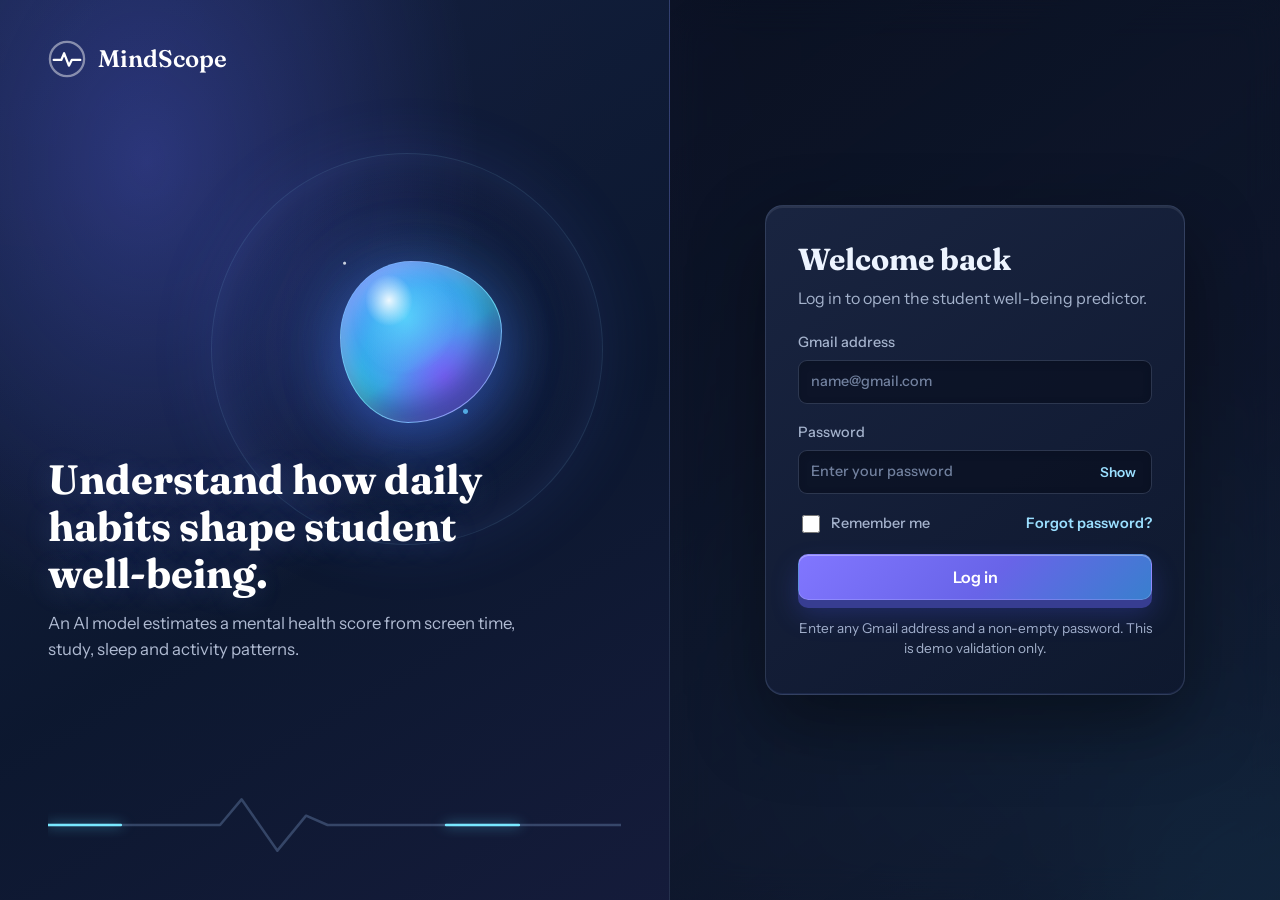
<file: index.html>
<!DOCTYPE html>
<html lang="en">

<head>
  <meta charset="UTF-8">
  <meta name="viewport" content="width=device-width, initial-scale=1">
  <title>Student Mental Health Score Predictor</title>
  <link rel="preconnect" href="https://fonts.googleapis.com">
  <link rel="preconnect" href="https://fonts.gstatic.com" crossorigin>
  <link
    href="https://fonts.googleapis.com/css2?family=Fraunces:opsz,wght@9..144,600&family=Instrument+Sans:wght@400;500;600&display=swap"
    rel="stylesheet">
  <link rel="stylesheet" href="style.css">
</head>

<body>
  <!-- ========== SCREEN 1: LOGIN ========== -->
  <section id="login-screen" class="login-screen">
    <div class="login-brand">
      <div class="logo">
        <svg class="logo-mark" viewBox="0 0 40 40" aria-hidden="true">
          <circle cx="20" cy="20" r="18" />
          <path d="M6 21h8l3-7 5 13 3-6h9" />
        </svg>
        <span>MindScope</span>
      </div>
      <div class="brand-copy">
        <h2>Understand how daily habits shape student well-being.</h2>
        <p>An AI model estimates a mental health score from screen time, study, sleep and activity patterns.</p>
      </div>
      <svg class="pulse" viewBox="0 0 400 60" preserveAspectRatio="none" aria-hidden="true">
        <path class="base" d="M0 30h120l15-22 25 44 20-30 15 8h205" />
        <path class="beat" pathLength="100" d="M0 30h120l15-22 25 44 20-30 15 8h205" />
      </svg>
    </div>

    <div class="login-panel">
      <form id="login-form" class="login-card" novalidate>
        <h1>Welcome back</h1>
        <p class="sub">Log in to open the student well-being predictor.</p>

        <label>Gmail address
          <input type="email" id="login-id" autocomplete="username" placeholder="name@gmail.com">
          <small class="err" id="login-id-err"></small>
        </label>

        <label>Password
          <span class="pw-wrap">
            <input type="password" id="login-pw" autocomplete="current-password" placeholder="Enter your password">
            <button type="button" id="pw-toggle" class="pw-toggle" aria-pressed="false"
              aria-label="Show password">Show</button>
          </span>
          <small class="err" id="login-pw-err"></small>
        </label>

        <div class="login-row">
          <label class="check"><input type="checkbox" id="remember"> Remember me</label>
          <a href="#" id="forgot-link">Forgot password?</a>
        </div>

        <p class="form-msg" id="login-msg" role="alert" hidden></p>
        <button type="submit" id="login-btn" class="btn primary wide">Log in</button>
        <p class="demo-hint">Enter any Gmail address and a non-empty password. This is demo validation only.</p>
      </form>
    </div>
  </section>

  <!-- ========== SCREEN 2: MAIN APPLICATION ========== -->
  <div id="app-screen" hidden>
    <header class="hero">
      <div class="topbar">
        <span class="brand-name">MindScope</span>
        <button type="button" id="logout-btn" class="btn ghost small">Log out</button>
      </div>
      <h1 tabindex="-1">How is screen time affecting student well-being?</h1>
      <p>Enter a student's social media, study, sleep and activity habits. A trained Random Forest model predicts a
        mental health score from 1 to 10.</p>
    </header>

    <main class="layout">
      <form id="predict-form" novalidate>
        <fieldset>
          <legend>Student profile</legend>
          <div class="grid">
            <label>Age
              <input type="number" name="Age" min="10" max="100" step="1" placeholder="21" required>
              <small class="err" data-for="Age"></small>
            </label>
            <label>Gender
              <select name="Gender" required>
                <option value="">Select…</option>
                <option>Male</option>
                <option>Female</option>
              </select>
              <small class="err" data-for="Gender"></small>
            </label>
            <label>Country
              <select name="Country" required>
                <option value="">Select…</option>
                <option>India</option>
                <option>USA</option>
                <option>Canada</option>
                <option>Australia</option>
                <option>UK</option>
                <option>Germany</option>
                <option>Mexico</option>
                <option>Turkey</option>
                <option>France</option>
                <option>KakaoTalk</option>
                <option>LINE</option>
                <option>WeChat</option>
              </select>
              <small class="err" data-for="Country"></small>
            </label>
            <label>Academic level
              <select name="Academic_Level" required>
                <option value="">Select…</option>
                <option>High School</option>
                <option>Undergraduate</option>
                <option>Graduate</option>
              </select>
              <small class="err" data-for="Academic_Level"></small>
            </label>
          </div>
        </fieldset>

        <fieldset>
          <legend>Social media use</legend>
          <div class="grid">
            <label>Most used platform
              <select name="Most_Used_Platform" required>
                <option value="">Select…</option>
                <option>Instagram</option>
                <option>Facebook</option>
                <option>WhatsApp</option>
                <option>LinkedIn</option>
                <option>Snapchat</option>
                <option>TikTok</option>
                <option>YouTube</option>
                <option>Twitter</option>
                <option>VKontakte</option>
                <option>Other</option>
              </select>
              <small class="err" data-for="Most_Used_Platform"></small>
            </label>
            <label>Main purpose
              <select name="Purpose_Of_Use" required>
                <option value="">Select…</option>
                <option>Entertainment</option>
                <option>Education</option>
                <option>Networking</option>
                <option>News</option>
              </select>
              <small class="err" data-for="Purpose_Of_Use"></small>
            </label>
            <label>Daily usage (hours)
              <input type="number" name="Avg_Daily_Usage_Hours" min="0" max="24" step="0.1" placeholder="4.6" required>
              <small class="err" data-for="Avg_Daily_Usage_Hours"></small>
            </label>
            <label>Phone unlocks per day
              <input type="number" name="Daily_Unlocks" min="0" max="1000" step="1" placeholder="166" required>
              <small class="err" data-for="Daily_Unlocks"></small>
            </label>
          </div>
        </fieldset>

        <fieldset>
          <legend>Daily routine</legend>
          <div class="grid">
            <label>Study (hours per day)
              <input type="number" name="Study_Hours" min="0" max="24" step="0.1" placeholder="4.0" required>
              <small class="err" data-for="Study_Hours"></small>
            </label>
            <label>Physical activity (hours per day)
              <input type="number" name="Physical_Activity_Hours" min="0" max="24" step="0.1" placeholder="1.8"
                required>
              <small class="err" data-for="Physical_Activity_Hours"></small>
            </label>
            <label>Sleep (hours per night)
              <input type="number" name="Sleep_Hours_Per_Night" min="0" max="24" step="0.1" placeholder="6.7" required>
              <small class="err" data-for="Sleep_Hours_Per_Night"></small>
            </label>
            <label>Stress level
              <select name="Stress_Level" required>
                <option value="">Select…</option>
                <option>Low</option>
                <option>Medium</option>
                <option>High</option>
                <option>Very High</option>
              </select>
              <small class="err" data-for="Stress_Level"></small>
            </label>
          </div>
        </fieldset>

        <div class="actions">
          <button type="submit" id="submit-btn" class="btn primary">Predict score</button>
          <button type="button" id="reset-btn" class="btn ghost">Clear form</button>
        </div>
      </form>

      <aside class="result" id="result" aria-live="polite">
        <div class="state" id="state-idle">
          <h2>Your result appears here</h2>
          <p>Fill in every field, then choose Predict score.</p>
        </div>

        <div class="state" id="state-loading" hidden>
          <div class="spinner" aria-hidden="true"></div>
          <h2>Running the model…</h2>
          <p>Waiting for the prediction from the server.</p>
        </div>

        <div class="state" id="state-success" hidden>
          <svg class="gauge" viewBox="0 0 200 118" role="img" aria-label="Score gauge">
            <path class="track" d="M 20 100 A 80 80 0 0 1 180 100" pathLength="100" />
            <path class="fill" id="gauge-fill" d="M 20 100 A 80 80 0 0 1 180 100" pathLength="100" />
          </svg>
          <div class="score"><span id="score-value">0.0</span><small>/ 10</small></div>
          <div class="badge" id="risk-badge">—</div>
          <p id="risk-note"></p>
        </div>

        <div class="state" id="state-error" hidden>
          <h2 id="error-title">Something went wrong</h2>
          <p id="error-message"></p>
          <button type="button" id="retry-btn" class="btn ghost">Try again</button>
        </div>
      </aside>
    </main>

    <footer>This tool is a statistical estimate for study and demonstration. It is not a medical diagnosis.</footer>
  </div>
  <script src="script.js"></script>
</body>

</html>
</file>
<file: style.css>
:root {
  --bg: #eef2f4;
  --surface: #ffffff;
  --ink: #16313a;
  --muted: #5d7279;
  --line: #d3dde1;
  --accent: #1f6f78;
  --accent-dark: #174f56;
  --good: #2e8b57;
  --fair: #c58a1b;
  --poor: #c0443a;
  --focus: #e0a526;
  --radius: 14px;
}

* { box-sizing: border-box; }

body {
  margin: 0;
  background: var(--bg);
  color: var(--ink);
  font-family: "Instrument Sans", system-ui, -apple-system, "Segoe UI", sans-serif;
  line-height: 1.5;
}

.hero {
  max-width: 1100px;
  margin: 0 auto;
  padding: 56px 24px 28px;
}
.hero h1 {
  font-family: "Fraunces", Georgia, serif;
  font-weight: 600;
  font-size: clamp(1.9rem, 4.5vw, 3rem);
  line-height: 1.12;
  letter-spacing: -0.01em;
  max-width: 18ch;
  margin: 0 0 14px;
}
.hero p { max-width: 62ch; margin: 0; color: var(--muted); font-size: 1.05rem; }

.layout {
  max-width: 1100px;
  margin: 0 auto;
  padding: 12px 24px 40px;
  display: grid;
  grid-template-columns: minmax(0, 1fr) 340px;
  gap: 24px;
  align-items: start;
}

form, .result {
  background: var(--surface);
  border: 1px solid var(--line);
  border-radius: var(--radius);
}
form { padding: 8px 28px 28px; }

fieldset { border: 0; margin: 0; padding: 20px 0 8px; }
fieldset + fieldset { border-top: 1px solid var(--line); }
legend { font-weight: 600; font-size: 1.05rem; padding: 0; margin-bottom: 12px; }

.grid { display: grid; grid-template-columns: repeat(2, minmax(0, 1fr)); gap: 16px; }

label { display: flex; flex-direction: column; gap: 6px; font-size: 0.9rem; font-weight: 500; }

input, select {
  font: inherit;
  color: var(--ink);
  background: #f8fafb;
  border: 1.5px solid var(--line);
  border-radius: 9px;
  padding: 10px 12px;
  min-height: 44px;
  width: 100%;
}
input:hover, select:hover { border-color: #a9bcc2; }
input:focus-visible, select:focus-visible, .btn:focus-visible {
  outline: 3px solid var(--focus);
  outline-offset: 1px;
}
.invalid { border-color: var(--poor); background: #fdf4f3; }

.err { color: var(--poor); font-weight: 500; min-height: 0; }
.err:empty { display: none; }

.actions { display: flex; gap: 12px; margin-top: 20px; flex-wrap: wrap; }
.btn {
  font: inherit;
  font-weight: 600;
  min-height: 46px;
  padding: 0 24px;
  border-radius: 10px;
  cursor: pointer;
  border: 1.5px solid transparent;
  transition: background 0.15s, border-color 0.15s;
}
.btn.primary { background: var(--accent); color: #fff; }
.btn.primary:hover { background: var(--accent-dark); }
.btn.primary:disabled { opacity: 0.6; cursor: wait; }
.btn.ghost { background: transparent; color: var(--ink); border-color: var(--line); }
.btn.ghost:hover { border-color: var(--ink); }

.result {
  position: sticky;
  top: 24px;
  padding: 28px 24px;
  text-align: center;
  min-height: 320px;
  display: flex;
  align-items: center;
  justify-content: center;
}
.state { width: 100%; }
.state[hidden] { display: none; }
.state h2 { font-family: "Fraunces", Georgia, serif; font-size: 1.3rem; margin: 0 0 8px; }
.state p { margin: 0; color: var(--muted); font-size: 0.95rem; }

.spinner {
  width: 46px; height: 46px;
  margin: 0 auto 18px;
  border: 4px solid var(--line);
  border-top-color: var(--accent);
  border-radius: 50%;
  animation: spin 0.8s linear infinite;
}
@keyframes spin { to { transform: rotate(360deg); } }

/* The gauge is the one memorable element */
.gauge { width: 100%; max-width: 260px; display: block; margin: 0 auto -6px; }
.gauge path { fill: none; stroke-width: 14; stroke-linecap: round; }
.gauge .track { stroke: var(--line); }
.gauge .fill {
  stroke: var(--tone, var(--accent));
  stroke-dasharray: 100;
  stroke-dashoffset: 100;
  transition: stroke-dashoffset 0.9s cubic-bezier(.2, .8, .2, 1);
}
.score { font-family: "Fraunces", Georgia, serif; font-size: 3.4rem; line-height: 1; font-weight: 600; }
.score small { font-family: "Instrument Sans", sans-serif; font-size: 1rem; color: var(--muted); margin-left: 4px; font-weight: 500; }
.badge {
  display: inline-block;
  margin: 14px 0 10px;
  padding: 6px 14px;
  border-radius: 999px;
  font-weight: 600;
  font-size: 0.9rem;
  color: #fff;
  background: var(--tone, var(--accent));
}

#state-error h2 { color: var(--poor); }
#state-error .btn { margin-top: 16px; }
#error-message ul { text-align: left; margin: 10px 0 0; padding-left: 20px; }

footer {
  max-width: 1100px;
  margin: 0 auto;
  padding: 0 24px 40px;
  color: var(--muted);
  font-size: 0.85rem;
}

@media (max-width: 860px) {
  .layout { grid-template-columns: 1fr; }
  .result { position: static; min-height: 0; order: -1; }
}
@media (max-width: 560px) {
  .hero { padding-top: 36px; }
  .grid { grid-template-columns: 1fr; }
  form { padding: 4px 18px 22px; }
  .btn { flex: 1; }
}
@media (prefers-reduced-motion: reduce) {
  .spinner { animation-duration: 2s; }
  .gauge .fill { transition: none; }
}

/* ===================== LOGIN SCREEN ===================== */
[hidden] { display: none !important; }

.login-screen {
  min-height: 100vh;
  display: grid;
  grid-template-columns: minmax(0, 1.1fr) minmax(0, 1fr);
}

.login-brand {
  position: relative;
  overflow: hidden;
  display: flex;
  flex-direction: column;
  justify-content: space-between;
  gap: 32px;
  padding: 40px 48px;
  color: #fff;
  background:
    radial-gradient(900px 500px at 10% 0%, rgba(90, 120, 220, 0.35), transparent 60%),
    linear-gradient(155deg, #123f47 0%, #1f6f78 55%, #2c4a8f 100%);
}
.logo { display: flex; align-items: center; gap: 12px; font-family: "Fraunces", Georgia, serif; font-size: 1.5rem; font-weight: 600; }
.logo-mark { width: 38px; height: 38px; fill: none; stroke: #fff; stroke-width: 2.4; stroke-linecap: round; stroke-linejoin: round; }
.logo-mark circle { stroke-opacity: 0.45; }
.brand-copy h2 {
  font-family: "Fraunces", Georgia, serif;
  font-size: clamp(1.8rem, 3.2vw, 2.7rem);
  line-height: 1.15;
  margin: 0 0 14px;
  max-width: 17ch;
}
.brand-copy p { margin: 0; max-width: 44ch; color: rgba(255, 255, 255, 0.82); font-size: 1.05rem; }

.pulse { width: 100%; height: 70px; display: block; }
.pulse path { fill: none; stroke-width: 2.5; stroke-linecap: round; stroke-linejoin: round; vector-effect: non-scaling-stroke; }
.pulse .base { stroke: rgba(255, 255, 255, 0.22); }
.pulse .beat {
  stroke: #fff;
  stroke-dasharray: 16 84;
  stroke-dashoffset: 100;
  animation: beat 3.4s linear infinite;
}
@keyframes beat { to { stroke-dashoffset: 0; } }

.login-panel { display: flex; align-items: center; justify-content: center; padding: 32px 24px; }
.login-card {
  width: 100%;
  max-width: 420px;
  display: flex;
  flex-direction: column;
  gap: 18px;
  padding: 36px 32px;
  background: var(--surface);
  border: 1px solid var(--line);
  border-radius: 18px;
  box-shadow: 0 18px 50px -24px rgba(22, 49, 58, 0.35);
  animation: rise 0.6s cubic-bezier(.2, .8, .2, 1) both;
}
@keyframes rise { from { opacity: 0; transform: translateY(18px); } to { opacity: 1; transform: none; } }
.login-card h1 { font-family: "Fraunces", Georgia, serif; font-size: 1.9rem; line-height: 1.15; margin: 0; }
.login-card .sub { margin: -8px 0 4px; color: var(--muted); }

.pw-wrap { position: relative; display: block; }
.pw-wrap input { padding-right: 70px; }
.pw-toggle {
  position: absolute;
  top: 50%; right: 6px;
  transform: translateY(-50%);
  font: inherit; font-size: 0.85rem; font-weight: 600;
  color: var(--accent);
  background: none;
  border: 0;
  border-radius: 6px;
  padding: 6px 10px;
  cursor: pointer;
}
.pw-toggle:hover { background: #e7f0f2; }
.pw-toggle:focus-visible { outline: 3px solid var(--focus); }

.login-row { display: flex; justify-content: space-between; align-items: center; gap: 12px; flex-wrap: wrap; font-size: 0.9rem; }
.check { flex-direction: row; align-items: center; gap: 8px; font-weight: 500; cursor: pointer; }
.check input { width: 18px; min-height: 0; height: 18px; accent-color: var(--accent); }
.login-row a { color: var(--accent); font-weight: 600; text-decoration: none; }
.login-row a:hover { text-decoration: underline; }
.login-row a:focus-visible { outline: 3px solid var(--focus); border-radius: 4px; }

.form-msg { margin: 0; padding: 10px 12px; border-radius: 9px; font-size: 0.9rem; font-weight: 500; color: var(--poor); background: #fdf4f3; border: 1px solid #f0cbc7; }
.form-msg.info { color: var(--accent-dark); background: #e7f0f2; border-color: #c4dade; }

.btn.wide { width: 100%; }
.login-card .btn.primary { background: linear-gradient(135deg, #1f6f78, #2c5aa0); }
.login-card .btn.primary:hover { background: linear-gradient(135deg, #174f56, #234b86); }

.demo-hint { margin: 0; text-align: center; color: var(--muted); font-size: 0.85rem; }
.demo-hint code { background: var(--bg); padding: 2px 6px; border-radius: 5px; color: var(--ink); }

/* Main app top bar */
.topbar { display: flex; align-items: center; justify-content: space-between; margin-bottom: 28px; }
.brand-name { font-family: "Fraunces", Georgia, serif; font-weight: 600; font-size: 1.2rem; color: var(--accent); }
.btn.small { min-height: 38px; padding: 0 16px; font-size: 0.9rem; }

@media (max-width: 860px) {
  .login-screen { grid-template-columns: 1fr; min-height: 0; }
  .login-brand { padding: 24px; gap: 14px; }
  .brand-copy p, .pulse { display: none; }
  .brand-copy h2 { font-size: 1.4rem; margin: 0; max-width: none; }
  .login-panel { padding: 24px 16px 40px; }
}
@media (max-width: 480px) {
  .login-card { padding: 28px 20px; }
}
@media (prefers-reduced-motion: reduce) {
  .login-card { animation: none; }
  .pulse .beat { animation: none; stroke-dashoffset: 0; stroke-dasharray: none; }
}

/* Subtle depth and color treatment for the existing login and dashboard. */
:root {
  --bg: #080d1b;
  --surface: rgba(17, 27, 49, .78);
  --ink: #edf4ff;
  --muted: #a4b2cc;
  --line: rgba(175, 196, 235, .16);
  --accent: #8b82ff;
  --accent-dark: #6e63ed;
  --focus: #63dcf4;
  --radius: 18px;
}

body {
  min-height: 100vh;
  color: var(--ink);
  background:
    radial-gradient(ellipse at 12% 8%, rgba(93, 83, 210, .22), transparent 38%),
    radial-gradient(ellipse at 88% 82%, rgba(32, 181, 211, .14), transparent 36%),
    linear-gradient(145deg, #080d1b 0%, #0c1427 54%, #10152b 100%);
  background-attachment: fixed;
  isolation: isolate;
}

body::before,
body::after {
  content: "";
  position: fixed;
  z-index: -1;
  width: 22rem;
  aspect-ratio: 1;
  border-radius: 50%;
  filter: blur(75px);
  opacity: .2;
  pointer-events: none;
  animation: ambient-drift 18s ease-in-out infinite alternate;
}

body::before {
  top: -12rem;
  left: -9rem;
  background: #7064ff;
}

body::after {
  right: -11rem;
  bottom: -14rem;
  background: #21c8e3;
  animation-delay: -8s;
}

@keyframes ambient-drift {
  to { transform: translate3d(24px, 18px, 0) scale(1.08); }
}

.login-screen {
  position: relative;
  z-index: 0;
  perspective: 1400px;
  background: transparent;
}

.login-brand {
  isolation: isolate;
  border-right: 1px solid rgba(189, 205, 255, .13);
  background:
    radial-gradient(ellipse at 22% 18%, rgba(96, 106, 255, .32), transparent 45%),
    linear-gradient(150deg, rgba(20, 33, 65, .94), rgba(13, 24, 48, .94) 58%, rgba(22, 28, 60, .94));
}

.login-brand::before,
.login-brand::after {
  content: "";
  position: absolute;
  z-index: -1;
  pointer-events: none;
}

.login-brand::before {
  width: clamp(230px, 31vw, 390px);
  aspect-ratio: 1;
  top: 17%;
  right: 10%;
  border: 1px solid rgba(128, 190, 255, .17);
  border-radius: 50%;
  background:
    radial-gradient(circle at 34% 28%, rgba(255,255,255,.8) 0 1px, transparent 2px),
    radial-gradient(circle at 65% 66%, rgba(105,226,255,.8) 0 2px, transparent 3px),
    radial-gradient(circle at 50% 50%, rgba(83, 115, 255, .2), transparent 68%);
  box-shadow: inset 0 0 55px rgba(101, 129, 255, .16), 0 0 65px rgba(83, 115, 255, .12);
  animation: orbit-breathe 8s ease-in-out infinite alternate;
}

.login-brand::after {
  width: clamp(92px, 13vw, 160px);
  aspect-ratio: 1;
  top: 29%;
  right: 25%;
  border: 1px solid rgba(187, 229, 255, .42);
  border-radius: 44% 56% 58% 42% / 47% 43% 57% 53%;
  background:
    radial-gradient(ellipse at 30% 24%, rgba(255,255,255,.9), transparent 15%),
    radial-gradient(ellipse at 40% 34%, rgba(95, 231, 255, .7), transparent 39%),
    radial-gradient(ellipse at 65% 72%, rgba(126, 97, 255, .94), transparent 57%),
    linear-gradient(145deg, #526eff, #29c5e5 56%, #584bcb);
  box-shadow:
    inset -15px -18px 28px rgba(19, 18, 73, .43),
    inset 8px 8px 18px rgba(255,255,255,.28),
    0 20px 55px rgba(69, 109, 255, .38),
    0 0 70px rgba(67, 201, 255, .18);
  animation: orb-float 7s ease-in-out infinite;
}

.logo,
.brand-copy,
.pulse {
  position: relative;
  z-index: 1;
}

.brand-copy {
  padding-top: clamp(160px, 22vw, 250px);
}

.brand-copy h2 {
  text-shadow: 0 4px 28px rgba(134, 164, 255, .18);
}

.brand-copy p { color: rgba(221, 232, 255, .78); }
.pulse .base { stroke: rgba(163, 204, 255, .25); }
.pulse .beat { stroke: #78e8ff; filter: drop-shadow(0 0 5px rgba(90, 219, 255, .72)); }

@keyframes orb-float {
  0%, 100% { transform: translate3d(0, 0, 0) rotateY(-12deg) rotateX(8deg); }
  50% { transform: translate3d(0, -12px, 12px) rotateY(12deg) rotateX(-5deg); }
}

@keyframes orbit-breathe {
  to { transform: rotate(10deg) scale(1.035); }
}

.login-panel {
  background: linear-gradient(145deg, rgba(11, 18, 36, .5), rgba(17, 26, 49, .72));
  backdrop-filter: blur(18px);
}

.login-card {
  color: var(--ink);
  background: linear-gradient(145deg, rgba(27, 39, 67, .93), rgba(15, 25, 47, .94));
  border-color: rgba(185, 204, 255, .17);
  box-shadow:
    0 30px 75px rgba(0, 0, 0, .42),
    0 2px 0 rgba(255, 255, 255, .08) inset,
    0 -1px 0 rgba(121, 148, 255, .1) inset;
  transition: transform .28s ease, box-shadow .28s ease, border-color .28s ease;
}

.login-card:hover {
  transform: translateY(-3px) rotateX(.5deg);
  border-color: rgba(129, 191, 255, .28);
  box-shadow: 0 36px 85px rgba(0,0,0,.48), 0 2px 0 rgba(255,255,255,.08) inset;
}

.login-card .sub,
.login-card label,
.demo-hint { color: var(--muted); }

.login-card input:not([type="checkbox"]) {
  color: var(--ink);
  background: rgba(7, 13, 28, .58);
  border-color: rgba(174, 194, 239, .2);
  box-shadow: 0 2px 8px rgba(0,0,0,.12) inset;
}

.login-card input:not([type="checkbox"])::placeholder { color: #71809e; }
.login-card input:not([type="checkbox"]):hover { border-color: rgba(126, 143, 255, .55); }
.login-card input:not([type="checkbox"]):focus-visible { outline-color: var(--focus); }
.login-card input.invalid { border-color: #ff858e; background: rgba(110, 35, 57, .2); }
.login-card .check input { accent-color: #8e83ff; }
.login-row a, .pw-toggle { color: #9bdfff; }
.pw-toggle:hover { background: rgba(117, 157, 255, .12); }

.form-msg {
  color: #ffc0c5;
  background: rgba(127, 38, 59, .2);
  border-color: rgba(255, 123, 144, .28);
}
.form-msg.info {
  color: #a6eaff;
  background: rgba(34, 136, 177, .15);
  border-color: rgba(93, 207, 244, .25);
}
.demo-hint code { color: #dbe8ff; background: rgba(255,255,255,.08); }

.btn {
  transform: translateY(0);
  transition: transform .18s ease, box-shadow .18s ease, background .18s ease, border-color .18s ease;
}

.login-card .btn.primary,
.btn.primary {
  border: 1px solid rgba(196, 206, 255, .24);
  background: linear-gradient(135deg, #8176ff 0%, #6864e8 55%, #397fce 100%);
  box-shadow: 0 8px 0 #373d91, 0 14px 27px rgba(65, 79, 209, .32), 0 1px 0 rgba(255,255,255,.34) inset;
}

.login-card .btn.primary:hover,
.btn.primary:hover {
  transform: translateY(-2px);
  background: linear-gradient(135deg, #958cff 0%, #7976f6 55%, #4899e4 100%);
  box-shadow: 0 10px 0 #373d91, 0 19px 34px rgba(65, 79, 209, .42), 0 1px 0 rgba(255,255,255,.38) inset;
}

.login-card .btn.primary:active,
.btn.primary:active {
  transform: translateY(4px);
  box-shadow: 0 3px 0 #373d91, 0 7px 16px rgba(65,79,209,.28);
}

.btn.ghost {
  color: #d5e2fb;
  background: rgba(255,255,255,.045);
  border-color: rgba(181, 201, 241, .2);
}
.btn.ghost:hover { transform: translateY(-2px); background: rgba(139, 158, 255, .1); border-color: rgba(156, 183, 255, .4); }

#app-screen {
  position: relative;
  z-index: 0;
  min-height: 100vh;
  color: var(--ink);
}

#app-screen:not([hidden]) { animation: screen-in .45s ease both; }
@keyframes screen-in {
  from { opacity: 0; transform: translateY(8px); }
  to { opacity: 1; transform: translateY(0); }
}

#app-screen .hero h1 { color: #eef3ff; text-shadow: 0 5px 32px rgba(128, 135, 255, .18); }
#app-screen .hero p, #app-screen footer { color: #a6b4cf; }
#app-screen .brand-name { color: #a9a2ff; }

#app-screen form,
#app-screen .result {
  position: relative;
  overflow: hidden;
  color: var(--ink);
  border: 1px solid rgba(178, 198, 240, .17);
  border-radius: 20px;
  background:
    linear-gradient(145deg, rgba(27, 39, 67, .88), rgba(13, 22, 43, .9));
  backdrop-filter: blur(18px);
  box-shadow:
    0 22px 55px rgba(0,0,0,.32),
    0 1px 0 rgba(255,255,255,.075) inset,
    0 -1px 0 rgba(113,146,255,.07) inset;
  transition: transform .25s ease, border-color .25s ease, box-shadow .25s ease;
}

#app-screen form:hover,
#app-screen .result:hover {
  transform: translateY(-3px);
  border-color: rgba(130, 177, 255, .27);
  box-shadow: 0 29px 65px rgba(0,0,0,.38), 0 1px 0 rgba(255,255,255,.09) inset;
}

#app-screen fieldset + fieldset { border-top-color: rgba(177, 197, 242, .13); }
#app-screen legend { color: #e6edff; }
#app-screen label { color: #b3c0da; }

#app-screen input:not([type="checkbox"]),
#app-screen select {
  color: #ecf3ff;
  background-color: rgba(5, 12, 27, .62);
  border-color: rgba(173, 195, 240, .19);
  box-shadow: 0 2px 8px rgba(0,0,0,.12) inset;
}

#app-screen input::placeholder { color: #7585a3; }
#app-screen select option { color: #edf4ff; background: #121d35; }
#app-screen input:hover, #app-screen select:hover { border-color: rgba(134, 161, 255, .52); }
#app-screen input:focus-visible, #app-screen select:focus-visible { outline-color: #6eddf3; }
#app-screen .invalid { border-color: #ff858e; background-color: rgba(110,35,57,.2); }
#app-screen .err { color: #ff9aa3; }
#app-screen .state h2 { color: #eef3ff; }
#app-screen .state p { color: #aab8d2; }

#app-screen .result {
  isolation: isolate;
  background:
    radial-gradient(ellipse at 50% 5%, rgba(109, 120, 255, .16), transparent 57%),
    linear-gradient(145deg, rgba(27,39,67,.92), rgba(12,21,41,.94));
}

#app-screen .result::before {
  content: "";
  position: absolute;
  z-index: -1;
  width: 190px;
  aspect-ratio: 1;
  right: -85px;
  bottom: -95px;
  border: 1px solid rgba(93, 212, 255, .16);
  border-radius: 50%;
  box-shadow: 0 0 60px rgba(78, 111, 255, .13), inset 0 0 35px rgba(83, 190, 255, .08);
}

#app-screen .state:not([hidden]) { animation: result-in .42s cubic-bezier(.2,.75,.25,1) both; }
@keyframes result-in {
  from { opacity: 0; transform: translateY(10px) scale(.985); }
  to { opacity: 1; transform: translateY(0) scale(1); }
}

#app-screen .gauge { filter: drop-shadow(0 0 12px color-mix(in srgb, var(--tone, #8b82ff) 42%, transparent)); }
#app-screen .gauge .track { stroke: rgba(199, 213, 247, .14); }
#app-screen .score { color: var(--tone, #edf4ff); text-shadow: 0 0 30px color-mix(in srgb, var(--tone, #8b82ff) 30%, transparent); }
#app-screen .score small { color: #aab8d2; }
#app-screen .badge { box-shadow: 0 6px 18px rgba(0,0,0,.22), 0 1px 0 rgba(255,255,255,.2) inset; }

@media (max-width: 860px) {
  .login-brand::before { width: 230px; right: 4%; top: 8%; }
  .login-brand::after { width: 96px; right: 22%; top: 23%; }
  .brand-copy { padding-top: 0; }
  #app-screen .result { order: -1; }
}

@media (max-width: 560px) {
  .login-brand::before { width: 180px; right: -2%; top: 5%; opacity: .75; }
  .login-brand::after { width: 74px; right: 18%; top: 21%; }
  .login-card { padding: 28px 20px; }
  #app-screen .hero { padding: 36px 18px 22px; }
  #app-screen .layout { padding: 10px 16px 32px; }
  #app-screen form { padding: 4px 18px 22px; }
  #app-screen .result { padding: 24px 18px; }
}

@media (prefers-reduced-motion: reduce) {
  body::before, body::after,
  .login-brand::before, .login-brand::after,
  #app-screen:not([hidden]), #app-screen .state:not([hidden]) {
    animation: none;
  }
  .login-card, #app-screen form, #app-screen .result, .btn { transition: none; }
  .login-card:hover, #app-screen form:hover, #app-screen .result:hover, .btn:hover, .btn:active {
    transform: none;
  }
}
</file>
<file: style (1).css>
:root {
  --bg: #eef2f4;
  --surface: #ffffff;
  --ink: #16313a;
  --muted: #5d7279;
  --line: #d3dde1;
  --accent: #1f6f78;
  --accent-dark: #174f56;
  --good: #2e8b57;
  --fair: #c58a1b;
  --poor: #c0443a;
  --focus: #e0a526;
  --radius: 14px;
}

* { box-sizing: border-box; }

body {
  margin: 0;
  background: var(--bg);
  color: var(--ink);
  font-family: "Instrument Sans", system-ui, -apple-system, "Segoe UI", sans-serif;
  line-height: 1.5;
}

.hero {
  max-width: 1100px;
  margin: 0 auto;
  padding: 56px 24px 28px;
}
.hero h1 {
  font-family: "Fraunces", Georgia, serif;
  font-weight: 600;
  font-size: clamp(1.9rem, 4.5vw, 3rem);
  line-height: 1.12;
  letter-spacing: -0.01em;
  max-width: 18ch;
  margin: 0 0 14px;
}
.hero p { max-width: 62ch; margin: 0; color: var(--muted); font-size: 1.05rem; }

.layout {
  max-width: 1100px;
  margin: 0 auto;
  padding: 12px 24px 40px;
  display: grid;
  grid-template-columns: minmax(0, 1fr) 340px;
  gap: 24px;
  align-items: start;
}

form, .result {
  background: var(--surface);
  border: 1px solid var(--line);
  border-radius: var(--radius);
}
form { padding: 8px 28px 28px; }

fieldset { border: 0; margin: 0; padding: 20px 0 8px; }
fieldset + fieldset { border-top: 1px solid var(--line); }
legend { font-weight: 600; font-size: 1.05rem; padding: 0; margin-bottom: 12px; }

.grid { display: grid; grid-template-columns: repeat(2, minmax(0, 1fr)); gap: 16px; }

label { display: flex; flex-direction: column; gap: 6px; font-size: 0.9rem; font-weight: 500; }

input, select {
  font: inherit;
  color: var(--ink);
  background: #f8fafb;
  border: 1.5px solid var(--line);
  border-radius: 9px;
  padding: 10px 12px;
  min-height: 44px;
  width: 100%;
}
input:hover, select:hover { border-color: #a9bcc2; }
input:focus-visible, select:focus-visible, .btn:focus-visible {
  outline: 3px solid var(--focus);
  outline-offset: 1px;
}
.invalid { border-color: var(--poor); background: #fdf4f3; }

.err { color: var(--poor); font-weight: 500; min-height: 0; }
.err:empty { display: none; }

.actions { display: flex; gap: 12px; margin-top: 20px; flex-wrap: wrap; }
.btn {
  font: inherit;
  font-weight: 600;
  min-height: 46px;
  padding: 0 24px;
  border-radius: 10px;
  cursor: pointer;
  border: 1.5px solid transparent;
  transition: background 0.15s, border-color 0.15s;
}
.btn.primary { background: var(--accent); color: #fff; }
.btn.primary:hover { background: var(--accent-dark); }
.btn.primary:disabled { opacity: 0.6; cursor: wait; }
.btn.ghost { background: transparent; color: var(--ink); border-color: var(--line); }
.btn.ghost:hover { border-color: var(--ink); }

.result {
  position: sticky;
  top: 24px;
  padding: 28px 24px;
  text-align: center;
  min-height: 320px;
  display: flex;
  align-items: center;
  justify-content: center;
}
.state { width: 100%; }
.state[hidden] { display: none; }
.state h2 { font-family: "Fraunces", Georgia, serif; font-size: 1.3rem; margin: 0 0 8px; }
.state p { margin: 0; color: var(--muted); font-size: 0.95rem; }

.spinner {
  width: 46px; height: 46px;
  margin: 0 auto 18px;
  border: 4px solid var(--line);
  border-top-color: var(--accent);
  border-radius: 50%;
  animation: spin 0.8s linear infinite;
}
@keyframes spin { to { transform: rotate(360deg); } }

/* The gauge is the one memorable element */
.gauge { width: 100%; max-width: 260px; display: block; margin: 0 auto -6px; }
.gauge path { fill: none; stroke-width: 14; stroke-linecap: round; }
.gauge .track { stroke: var(--line); }
.gauge .fill {
  stroke: var(--tone, var(--accent));
  stroke-dasharray: 100;
  stroke-dashoffset: 100;
  transition: stroke-dashoffset 0.9s cubic-bezier(.2, .8, .2, 1);
}
.score { font-family: "Fraunces", Georgia, serif; font-size: 3.4rem; line-height: 1; font-weight: 600; }
.score small { font-family: "Instrument Sans", sans-serif; font-size: 1rem; color: var(--muted); margin-left: 4px; font-weight: 500; }
.badge {
  display: inline-block;
  margin: 14px 0 10px;
  padding: 6px 14px;
  border-radius: 999px;
  font-weight: 600;
  font-size: 0.9rem;
  color: #fff;
  background: var(--tone, var(--accent));
}

#state-error h2 { color: var(--poor); }
#state-error .btn { margin-top: 16px; }
#error-message ul { text-align: left; margin: 10px 0 0; padding-left: 20px; }

footer {
  max-width: 1100px;
  margin: 0 auto;
  padding: 0 24px 40px;
  color: var(--muted);
  font-size: 0.85rem;
}

@media (max-width: 860px) {
  .layout { grid-template-columns: 1fr; }
  .result { position: static; min-height: 0; order: -1; }
}
@media (max-width: 560px) {
  .hero { padding-top: 36px; }
  .grid { grid-template-columns: 1fr; }
  form { padding: 4px 18px 22px; }
  .btn { flex: 1; }
}
@media (prefers-reduced-motion: reduce) {
  .spinner { animation-duration: 2s; }
  .gauge .fill { transition: none; }
}

/* ===================== LOGIN SCREEN ===================== */
[hidden] { display: none !important; }

.login-screen {
  min-height: 100vh;
  display: grid;
  grid-template-columns: minmax(0, 1.1fr) minmax(0, 1fr);
}

.login-brand {
  position: relative;
  overflow: hidden;
  display: flex;
  flex-direction: column;
  justify-content: space-between;
  gap: 32px;
  padding: 40px 48px;
  color: #fff;
  background:
    radial-gradient(900px 500px at 10% 0%, rgba(90, 120, 220, 0.35), transparent 60%),
    linear-gradient(155deg, #123f47 0%, #1f6f78 55%, #2c4a8f 100%);
}
.logo { display: flex; align-items: center; gap: 12px; font-family: "Fraunces", Georgia, serif; font-size: 1.5rem; font-weight: 600; }
.logo-mark { width: 38px; height: 38px; fill: none; stroke: #fff; stroke-width: 2.4; stroke-linecap: round; stroke-linejoin: round; }
.logo-mark circle { stroke-opacity: 0.45; }
.brand-copy h2 {
  font-family: "Fraunces", Georgia, serif;
  font-size: clamp(1.8rem, 3.2vw, 2.7rem);
  line-height: 1.15;
  margin: 0 0 14px;
  max-width: 17ch;
}
.brand-copy p { margin: 0; max-width: 44ch; color: rgba(255, 255, 255, 0.82); font-size: 1.05rem; }

.pulse { width: 100%; height: 70px; display: block; }
.pulse path { fill: none; stroke-width: 2.5; stroke-linecap: round; stroke-linejoin: round; vector-effect: non-scaling-stroke; }
.pulse .base { stroke: rgba(255, 255, 255, 0.22); }
.pulse .beat {
  stroke: #fff;
  stroke-dasharray: 16 84;
  stroke-dashoffset: 100;
  animation: beat 3.4s linear infinite;
}
@keyframes beat { to { stroke-dashoffset: 0; } }

.login-panel { display: flex; align-items: center; justify-content: center; padding: 32px 24px; }
.login-card {
  width: 100%;
  max-width: 420px;
  display: flex;
  flex-direction: column;
  gap: 18px;
  padding: 36px 32px;
  background: var(--surface);
  border: 1px solid var(--line);
  border-radius: 18px;
  box-shadow: 0 18px 50px -24px rgba(22, 49, 58, 0.35);
  animation: rise 0.6s cubic-bezier(.2, .8, .2, 1) both;
}
@keyframes rise { from { opacity: 0; transform: translateY(18px); } to { opacity: 1; transform: none; } }
.login-card h1 { font-family: "Fraunces", Georgia, serif; font-size: 1.9rem; line-height: 1.15; margin: 0; }
.login-card .sub { margin: -8px 0 4px; color: var(--muted); }

.pw-wrap { position: relative; display: block; }
.pw-wrap input { padding-right: 70px; }
.pw-toggle {
  position: absolute;
  top: 50%; right: 6px;
  transform: translateY(-50%);
  font: inherit; font-size: 0.85rem; font-weight: 600;
  color: var(--accent);
  background: none;
  border: 0;
  border-radius: 6px;
  padding: 6px 10px;
  cursor: pointer;
}
.pw-toggle:hover { background: #e7f0f2; }
.pw-toggle:focus-visible { outline: 3px solid var(--focus); }

.login-row { display: flex; justify-content: space-between; align-items: center; gap: 12px; flex-wrap: wrap; font-size: 0.9rem; }
.check { flex-direction: row; align-items: center; gap: 8px; font-weight: 500; cursor: pointer; }
.check input { width: 18px; min-height: 0; height: 18px; accent-color: var(--accent); }
.login-row a { color: var(--accent); font-weight: 600; text-decoration: none; }
.login-row a:hover { text-decoration: underline; }
.login-row a:focus-visible { outline: 3px solid var(--focus); border-radius: 4px; }

.form-msg { margin: 0; padding: 10px 12px; border-radius: 9px; font-size: 0.9rem; font-weight: 500; color: var(--poor); background: #fdf4f3; border: 1px solid #f0cbc7; }
.form-msg.info { color: var(--accent-dark); background: #e7f0f2; border-color: #c4dade; }

.btn.wide { width: 100%; }
.login-card .btn.primary { background: linear-gradient(135deg, #1f6f78, #2c5aa0); }
.login-card .btn.primary:hover { background: linear-gradient(135deg, #174f56, #234b86); }

.demo-hint { margin: 0; text-align: center; color: var(--muted); font-size: 0.85rem; }
.demo-hint code { background: var(--bg); padding: 2px 6px; border-radius: 5px; color: var(--ink); }

/* Main app top bar */
.topbar { display: flex; align-items: center; justify-content: space-between; margin-bottom: 28px; }
.brand-name { font-family: "Fraunces", Georgia, serif; font-weight: 600; font-size: 1.2rem; color: var(--accent); }
.btn.small { min-height: 38px; padding: 0 16px; font-size: 0.9rem; }

@media (max-width: 860px) {
  .login-screen { grid-template-columns: 1fr; min-height: 0; }
  .login-brand { padding: 24px; gap: 14px; }
  .brand-copy p, .pulse { display: none; }
  .brand-copy h2 { font-size: 1.4rem; margin: 0; max-width: none; }
  .login-panel { padding: 24px 16px 40px; }
}
@media (max-width: 480px) {
  .login-card { padding: 28px 20px; }
}
@media (prefers-reduced-motion: reduce) {
  .login-card { animation: none; }
  .pulse .beat { animation: none; stroke-dashoffset: 0; stroke-dasharray: none; }
}

/* Subtle depth and color treatment for the existing login and dashboard. */
:root {
  --bg: #080d1b;
  --surface: rgba(17, 27, 49, .78);
  --ink: #edf4ff;
  --muted: #a4b2cc;
  --line: rgba(175, 196, 235, .16);
  --accent: #8b82ff;
  --accent-dark: #6e63ed;
  --focus: #63dcf4;
  --radius: 18px;
}

body {
  min-height: 100vh;
  color: var(--ink);
  background:
    radial-gradient(ellipse at 12% 8%, rgba(93, 83, 210, .22), transparent 38%),
    radial-gradient(ellipse at 88% 82%, rgba(32, 181, 211, .14), transparent 36%),
    linear-gradient(145deg, #080d1b 0%, #0c1427 54%, #10152b 100%);
  background-attachment: fixed;
  isolation: isolate;
}

body::before,
body::after {
  content: "";
  position: fixed;
  z-index: -1;
  width: 22rem;
  aspect-ratio: 1;
  border-radius: 50%;
  filter: blur(75px);
  opacity: .2;
  pointer-events: none;
  animation: ambient-drift 18s ease-in-out infinite alternate;
}

body::before {
  top: -12rem;
  left: -9rem;
  background: #7064ff;
}

body::after {
  right: -11rem;
  bottom: -14rem;
  background: #21c8e3;
  animation-delay: -8s;
}

@keyframes ambient-drift {
  to { transform: translate3d(24px, 18px, 0) scale(1.08); }
}

.login-screen {
  position: relative;
  z-index: 0;
  perspective: 1400px;
  background: transparent;
}

.login-brand {
  isolation: isolate;
  border-right: 1px solid rgba(189, 205, 255, .13);
  background:
    radial-gradient(ellipse at 22% 18%, rgba(96, 106, 255, .32), transparent 45%),
    linear-gradient(150deg, rgba(20, 33, 65, .94), rgba(13, 24, 48, .94) 58%, rgba(22, 28, 60, .94));
}

.login-brand::before,
.login-brand::after {
  content: "";
  position: absolute;
  z-index: -1;
  pointer-events: none;
}

.login-brand::before {
  width: clamp(230px, 31vw, 390px);
  aspect-ratio: 1;
  top: 17%;
  right: 10%;
  border: 1px solid rgba(128, 190, 255, .17);
  border-radius: 50%;
  background:
    radial-gradient(circle at 34% 28%, rgba(255,255,255,.8) 0 1px, transparent 2px),
    radial-gradient(circle at 65% 66%, rgba(105,226,255,.8) 0 2px, transparent 3px),
    radial-gradient(circle at 50% 50%, rgba(83, 115, 255, .2), transparent 68%);
  box-shadow: inset 0 0 55px rgba(101, 129, 255, .16), 0 0 65px rgba(83, 115, 255, .12);
  animation: orbit-breathe 8s ease-in-out infinite alternate;
}

.login-brand::after {
  width: clamp(92px, 13vw, 160px);
  aspect-ratio: 1;
  top: 29%;
  right: 25%;
  border: 1px solid rgba(187, 229, 255, .42);
  border-radius: 44% 56% 58% 42% / 47% 43% 57% 53%;
  background:
    radial-gradient(ellipse at 30% 24%, rgba(255,255,255,.9), transparent 15%),
    radial-gradient(ellipse at 40% 34%, rgba(95, 231, 255, .7), transparent 39%),
    radial-gradient(ellipse at 65% 72%, rgba(126, 97, 255, .94), transparent 57%),
    linear-gradient(145deg, #526eff, #29c5e5 56%, #584bcb);
  box-shadow:
    inset -15px -18px 28px rgba(19, 18, 73, .43),
    inset 8px 8px 18px rgba(255,255,255,.28),
    0 20px 55px rgba(69, 109, 255, .38),
    0 0 70px rgba(67, 201, 255, .18);
  animation: orb-float 7s ease-in-out infinite;
}

.logo,
.brand-copy,
.pulse {
  position: relative;
  z-index: 1;
}

.brand-copy {
  padding-top: clamp(160px, 22vw, 250px);
}

.brand-copy h2 {
  text-shadow: 0 4px 28px rgba(134, 164, 255, .18);
}

.brand-copy p { color: rgba(221, 232, 255, .78); }
.pulse .base { stroke: rgba(163, 204, 255, .25); }
.pulse .beat { stroke: #78e8ff; filter: drop-shadow(0 0 5px rgba(90, 219, 255, .72)); }

@keyframes orb-float {
  0%, 100% { transform: translate3d(0, 0, 0) rotateY(-12deg) rotateX(8deg); }
  50% { transform: translate3d(0, -12px, 12px) rotateY(12deg) rotateX(-5deg); }
}

@keyframes orbit-breathe {
  to { transform: rotate(10deg) scale(1.035); }
}

.login-panel {
  background: linear-gradient(145deg, rgba(11, 18, 36, .5), rgba(17, 26, 49, .72));
  backdrop-filter: blur(18px);
}

.login-card {
  color: var(--ink);
  background: linear-gradient(145deg, rgba(27, 39, 67, .93), rgba(15, 25, 47, .94));
  border-color: rgba(185, 204, 255, .17);
  box-shadow:
    0 30px 75px rgba(0, 0, 0, .42),
    0 2px 0 rgba(255, 255, 255, .08) inset,
    0 -1px 0 rgba(121, 148, 255, .1) inset;
  transition: transform .28s ease, box-shadow .28s ease, border-color .28s ease;
}

.login-card:hover {
  transform: translateY(-3px) rotateX(.5deg);
  border-color: rgba(129, 191, 255, .28);
  box-shadow: 0 36px 85px rgba(0,0,0,.48), 0 2px 0 rgba(255,255,255,.08) inset;
}

.login-card .sub,
.login-card label,
.demo-hint { color: var(--muted); }

.login-card input:not([type="checkbox"]) {
  color: var(--ink);
  background: rgba(7, 13, 28, .58);
  border-color: rgba(174, 194, 239, .2);
  box-shadow: 0 2px 8px rgba(0,0,0,.12) inset;
}

.login-card input:not([type="checkbox"])::placeholder { color: #71809e; }
.login-card input:not([type="checkbox"]):hover { border-color: rgba(126, 143, 255, .55); }
.login-card input:not([type="checkbox"]):focus-visible { outline-color: var(--focus); }
.login-card input.invalid { border-color: #ff858e; background: rgba(110, 35, 57, .2); }
.login-card .check input { accent-color: #8e83ff; }
.login-row a, .pw-toggle { color: #9bdfff; }
.pw-toggle:hover { background: rgba(117, 157, 255, .12); }

.form-msg {
  color: #ffc0c5;
  background: rgba(127, 38, 59, .2);
  border-color: rgba(255, 123, 144, .28);
}
.form-msg.info {
  color: #a6eaff;
  background: rgba(34, 136, 177, .15);
  border-color: rgba(93, 207, 244, .25);
}
.demo-hint code { color: #dbe8ff; background: rgba(255,255,255,.08); }

.btn {
  transform: translateY(0);
  transition: transform .18s ease, box-shadow .18s ease, background .18s ease, border-color .18s ease;
}

.login-card .btn.primary,
.btn.primary {
  border: 1px solid rgba(196, 206, 255, .24);
  background: linear-gradient(135deg, #8176ff 0%, #6864e8 55%, #397fce 100%);
  box-shadow: 0 8px 0 #373d91, 0 14px 27px rgba(65, 79, 209, .32), 0 1px 0 rgba(255,255,255,.34) inset;
}

.login-card .btn.primary:hover,
.btn.primary:hover {
  transform: translateY(-2px);
  background: linear-gradient(135deg, #958cff 0%, #7976f6 55%, #4899e4 100%);
  box-shadow: 0 10px 0 #373d91, 0 19px 34px rgba(65, 79, 209, .42), 0 1px 0 rgba(255,255,255,.38) inset;
}

.login-card .btn.primary:active,
.btn.primary:active {
  transform: translateY(4px);
  box-shadow: 0 3px 0 #373d91, 0 7px 16px rgba(65,79,209,.28);
}

.btn.ghost {
  color: #d5e2fb;
  background: rgba(255,255,255,.045);
  border-color: rgba(181, 201, 241, .2);
}
.btn.ghost:hover { transform: translateY(-2px); background: rgba(139, 158, 255, .1); border-color: rgba(156, 183, 255, .4); }

#app-screen {
  position: relative;
  z-index: 0;
  min-height: 100vh;
  color: var(--ink);
}

#app-screen:not([hidden]) { animation: screen-in .45s ease both; }
@keyframes screen-in {
  from { opacity: 0; transform: translateY(8px); }
  to { opacity: 1; transform: translateY(0); }
}

#app-screen .hero h1 { color: #eef3ff; text-shadow: 0 5px 32px rgba(128, 135, 255, .18); }
#app-screen .hero p, #app-screen footer { color: #a6b4cf; }
#app-screen .brand-name { color: #a9a2ff; }

#app-screen form,
#app-screen .result {
  position: relative;
  overflow: hidden;
  color: var(--ink);
  border: 1px solid rgba(178, 198, 240, .17);
  border-radius: 20px;
  background:
    linear-gradient(145deg, rgba(27, 39, 67, .88), rgba(13, 22, 43, .9));
  backdrop-filter: blur(18px);
  box-shadow:
    0 22px 55px rgba(0,0,0,.32),
    0 1px 0 rgba(255,255,255,.075) inset,
    0 -1px 0 rgba(113,146,255,.07) inset;
  transition: transform .25s ease, border-color .25s ease, box-shadow .25s ease;
}

#app-screen form:hover,
#app-screen .result:hover {
  transform: translateY(-3px);
  border-color: rgba(130, 177, 255, .27);
  box-shadow: 0 29px 65px rgba(0,0,0,.38), 0 1px 0 rgba(255,255,255,.09) inset;
}

#app-screen fieldset + fieldset { border-top-color: rgba(177, 197, 242, .13); }
#app-screen legend { color: #e6edff; }
#app-screen label { color: #b3c0da; }

#app-screen input:not([type="checkbox"]),
#app-screen select {
  color: #ecf3ff;
  background-color: rgba(5, 12, 27, .62);
  border-color: rgba(173, 195, 240, .19);
  box-shadow: 0 2px 8px rgba(0,0,0,.12) inset;
}

#app-screen input::placeholder { color: #7585a3; }
#app-screen select option { color: #edf4ff; background: #121d35; }
#app-screen input:hover, #app-screen select:hover { border-color: rgba(134, 161, 255, .52); }
#app-screen input:focus-visible, #app-screen select:focus-visible { outline-color: #6eddf3; }
#app-screen .invalid { border-color: #ff858e; background-color: rgba(110,35,57,.2); }
#app-screen .err { color: #ff9aa3; }
#app-screen .state h2 { color: #eef3ff; }
#app-screen .state p { color: #aab8d2; }

#app-screen .result {
  isolation: isolate;
  background:
    radial-gradient(ellipse at 50% 5%, rgba(109, 120, 255, .16), transparent 57%),
    linear-gradient(145deg, rgba(27,39,67,.92), rgba(12,21,41,.94));
}

#app-screen .result::before {
  content: "";
  position: absolute;
  z-index: -1;
  width: 190px;
  aspect-ratio: 1;
  right: -85px;
  bottom: -95px;
  border: 1px solid rgba(93, 212, 255, .16);
  border-radius: 50%;
  box-shadow: 0 0 60px rgba(78, 111, 255, .13), inset 0 0 35px rgba(83, 190, 255, .08);
}

#app-screen .state:not([hidden]) { animation: result-in .42s cubic-bezier(.2,.75,.25,1) both; }
@keyframes result-in {
  from { opacity: 0; transform: translateY(10px) scale(.985); }
  to { opacity: 1; transform: translateY(0) scale(1); }
}

#app-screen .gauge { filter: drop-shadow(0 0 12px color-mix(in srgb, var(--tone, #8b82ff) 42%, transparent)); }
#app-screen .gauge .track { stroke: rgba(199, 213, 247, .14); }
#app-screen .score { color: var(--tone, #edf4ff); text-shadow: 0 0 30px color-mix(in srgb, var(--tone, #8b82ff) 30%, transparent); }
#app-screen .score small { color: #aab8d2; }
#app-screen .badge { box-shadow: 0 6px 18px rgba(0,0,0,.22), 0 1px 0 rgba(255,255,255,.2) inset; }

@media (max-width: 860px) {
  .login-brand::before { width: 230px; right: 4%; top: 8%; }
  .login-brand::after { width: 96px; right: 22%; top: 23%; }
  .brand-copy { padding-top: 0; }
  #app-screen .result { order: -1; }
}

@media (max-width: 560px) {
  .login-brand::before { width: 180px; right: -2%; top: 5%; opacity: .75; }
  .login-brand::after { width: 74px; right: 18%; top: 21%; }
  .login-card { padding: 28px 20px; }
  #app-screen .hero { padding: 36px 18px 22px; }
  #app-screen .layout { padding: 10px 16px 32px; }
  #app-screen form { padding: 4px 18px 22px; }
  #app-screen .result { padding: 24px 18px; }
}

@media (prefers-reduced-motion: reduce) {
  body::before, body::after,
  .login-brand::before, .login-brand::after,
  #app-screen:not([hidden]), #app-screen .state:not([hidden]) {
    animation: none;
  }
  .login-card, #app-screen form, #app-screen .result, .btn { transition: none; }
  .login-card:hover, #app-screen form:hover, #app-screen .result:hover, .btn:hover, .btn:active {
    transform: none;
  }
}
</file>
